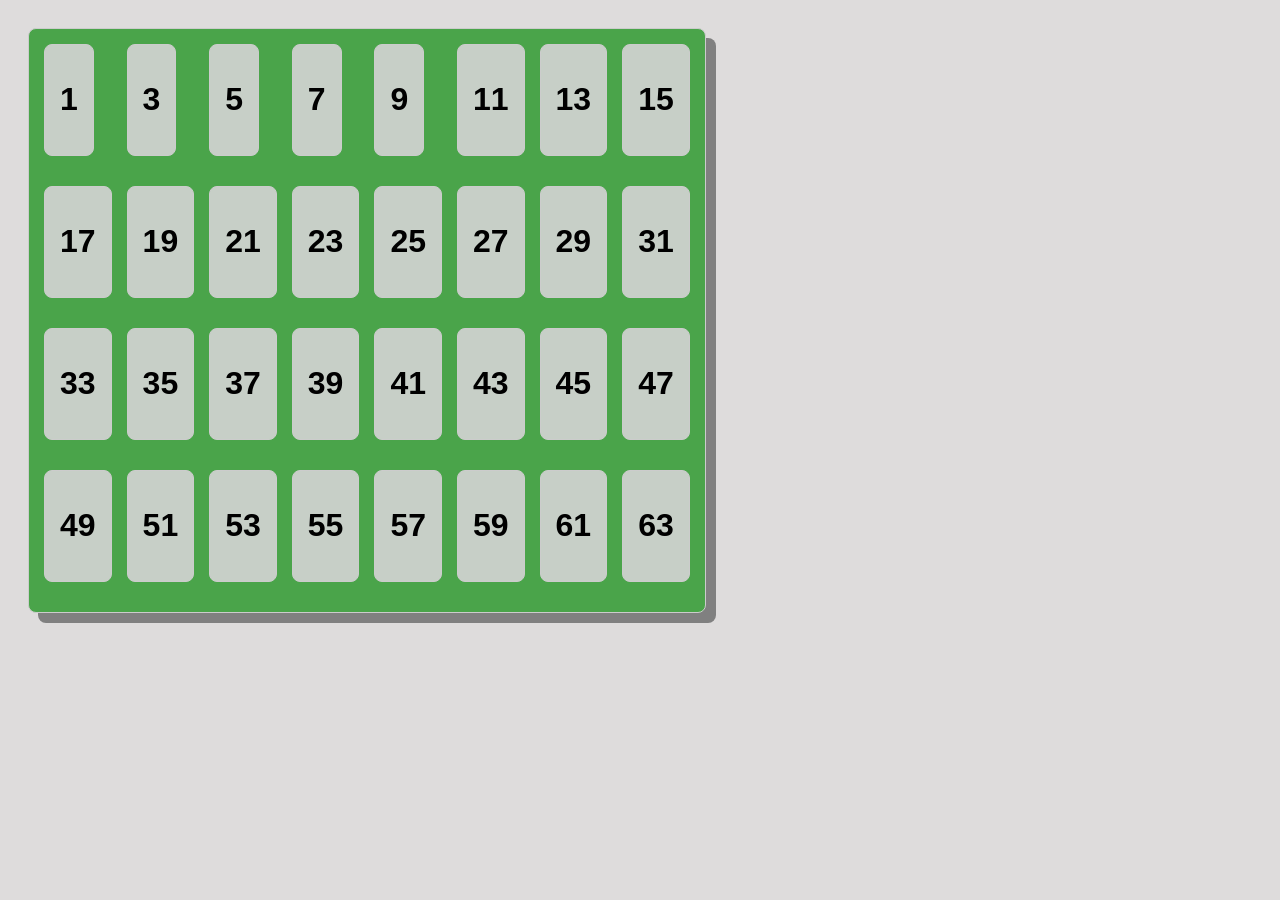
<file: index.html>
<html lang="en">
<head>
    <meta charset="UTF-8">
    <meta name="viewport" content="width=device-width, initial-scale=1.0">
    <link rel="stylesheet" href="index.css">
    <title>Document</title>
</head>
<body>
    <div class="card">
        <div class="num"><h1>1</h1></div>
        <div class="num"><h1>3</h1></div>
        <div class="num"><h1>5</h1></div>
        <div class="num"><h1>7</h1></div>
        <div class="num"><h1>9</h1></div> 
        <div class="num"><h1>11</h1></div> 
        <div class="num"><h1>13</h1></div> 
        <div class="num"><h1>15</h1></div> 
        <div class="num"><h1>17</h1></div> 
        <div class="num"><h1>19</h1></div> 
        <div class="num"><h1>21</h1></div> 
        <div class="num"><h1>23</h1></div>
        <div class="num"><h1>25</h1></div> 
        <div class="num"><h1>27</h1></div> 
        <div class="num"><h1>29</h1></div> 
        <div class="num"><h1>31</h1></div> 
        <div class="num"><h1>33</h1></div> 
        <div class="num"><h1>35</h1></div> 
        <div class="num"><h1>37</h1></div> 
        <div class="num"><h1>39</h1></div> 
        <div class="num"><h1>41</h1></div> 
        <div class="num"><h1>43</h1></div> 
        <div class="num"><h1>45</h1></div> 
        <div class="num"><h1>47</h1></div> 
        <div class="num"><h1>49</h1></div> 
        <div class="num"><h1>51</h1></div> 
        <div class="num"><h1>53</h1></div> 
        <div class="num"><h1>55</h1></div> 
        <div class="num"><h1>57</h1></div> 
        <div class="num"><h1>59</h1></div> 
        <div class="num"><h1>61</h1></div> 
        <div class="num"><h1>63</h1></div> 
    </div>
</body>
</html>
</file>
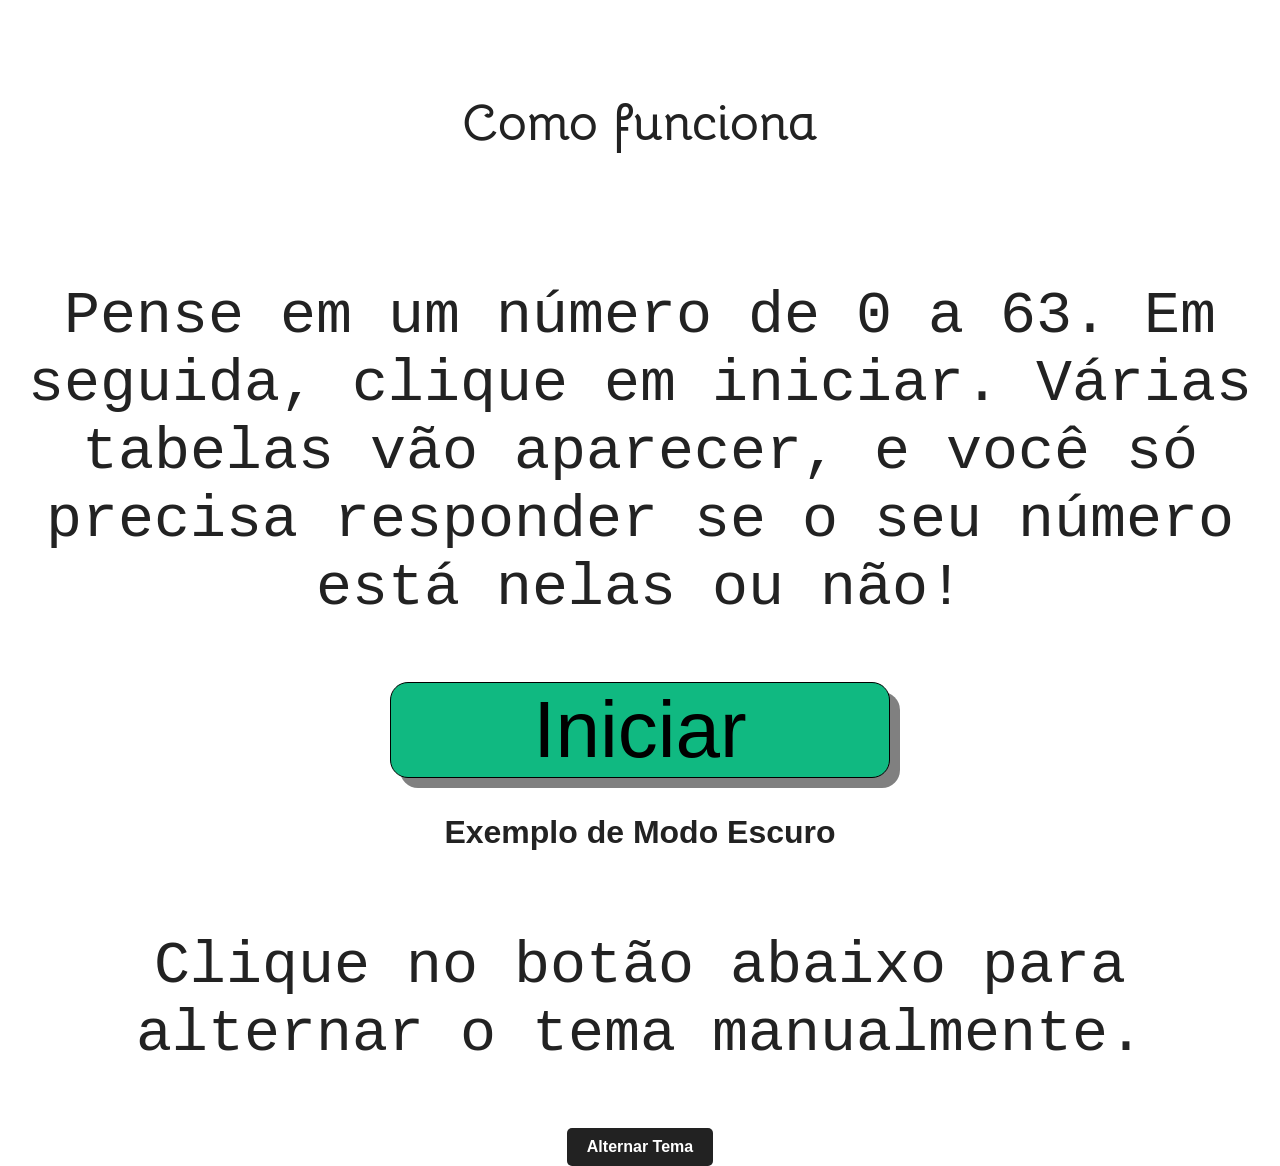
<file: menu.html>
<html lang="en">
<head>
    <meta charset="UTF-8">
    <meta name="viewport" content="width=device-width, initial-scale=1.0">
    <title>menu</title>
    <link rel="stylesheet" href="index.css">
<link href="https://fonts.googleapis.com/css2?family=Bellota&family=Alice&display=swap" rel="stylesheet">
<style>
    /* 1. Definição de Variáveis de Cores */
    :root {
      --bg-principal: #ffffff;
      --texto-principal: #222222;
      --bg-botao: #222222;
      --texto-botao: #ffffff;
    }

    /* Cores aplicadas quando o body tiver a classe .dark */
    body.dark {
      --bg-principal: #121212;
      --texto-principal: #f0f0f0;
      --bg-botao: #ffffff;
      --texto-botao: #222222;
    }

    /* 2. Estilização da Página */
    body {
      background-color: var(--bg-principal);
      color: var(--texto-principal);
      font-family: sans-serif;
      display: flex;
      flex-direction: column;
      align-items: center;
      justify-content: center;
      height: 100vh;
      margin: 0;
      /* Transição suave ao mudar de cor */
      transition: background-color 0.3s ease, color 0.3s ease; 
    }

    /* Estilo do Botão */
    #botao-tema {
      padding: 10px 20px;
      font-size: 16px;
      cursor: pointer;
      border: none;
      border-radius: 5px;
      background-color: var(--bg-botao);
      color: var(--texto-botao);
      font-weight: bold;
      transition: background-color 0.3s ease, color 0.3s ease;
    }
  </style>
</head>
<body>
    <h3>Jogo do adivinha</h3>
    <h4>Como funciona</h4>
    <P>Pense em um número de 0 a 63.
        Em seguida, clique em iniciar. Várias tabelas vão aparecer, e você só precisa responder se o seu número está nelas ou não!</P>
    <div class="resultado">
        <button class="voltar" onclick="localStorage.setItem('valor',0);window.location.href='tabela1.html'">Iniciar</button>
    </div>
    
  <h1>Exemplo de Modo Escuro</h1>
  <p>Clique no botão abaixo para alternar o tema manualmente.</p>
  
  <!-- O Botão -->
  <button id="botao-tema">Alternar Tema</button>

  <script>
    // 3. Lógica do JavaScript
    const botao = document.getElementById('botao-tema');

    // Verifica se o usuário já visitou o site antes e tinha escolhido o modo escuro
    if (localStorage.getItem('tema-salvo') === 'escuro') {
      document.body.classList.add('dark');
    }

    // Escuta o clique do botão
    botao.addEventListener('click', () => {
      // Adiciona a classe se não existir, ou remove se já existir
      document.body.classList.toggle('dark');
      
      // Salva a escolha atual no navegador para lembrar na próxima visita
      if (document.body.classList.contains('dark')) {
        localStorage.setItem('tema-salvo', 'escuro');
      } else {
        localStorage.setItem('tema-salvo', 'claro');
      }
    });
  </script>

</body>
</html>
</file>
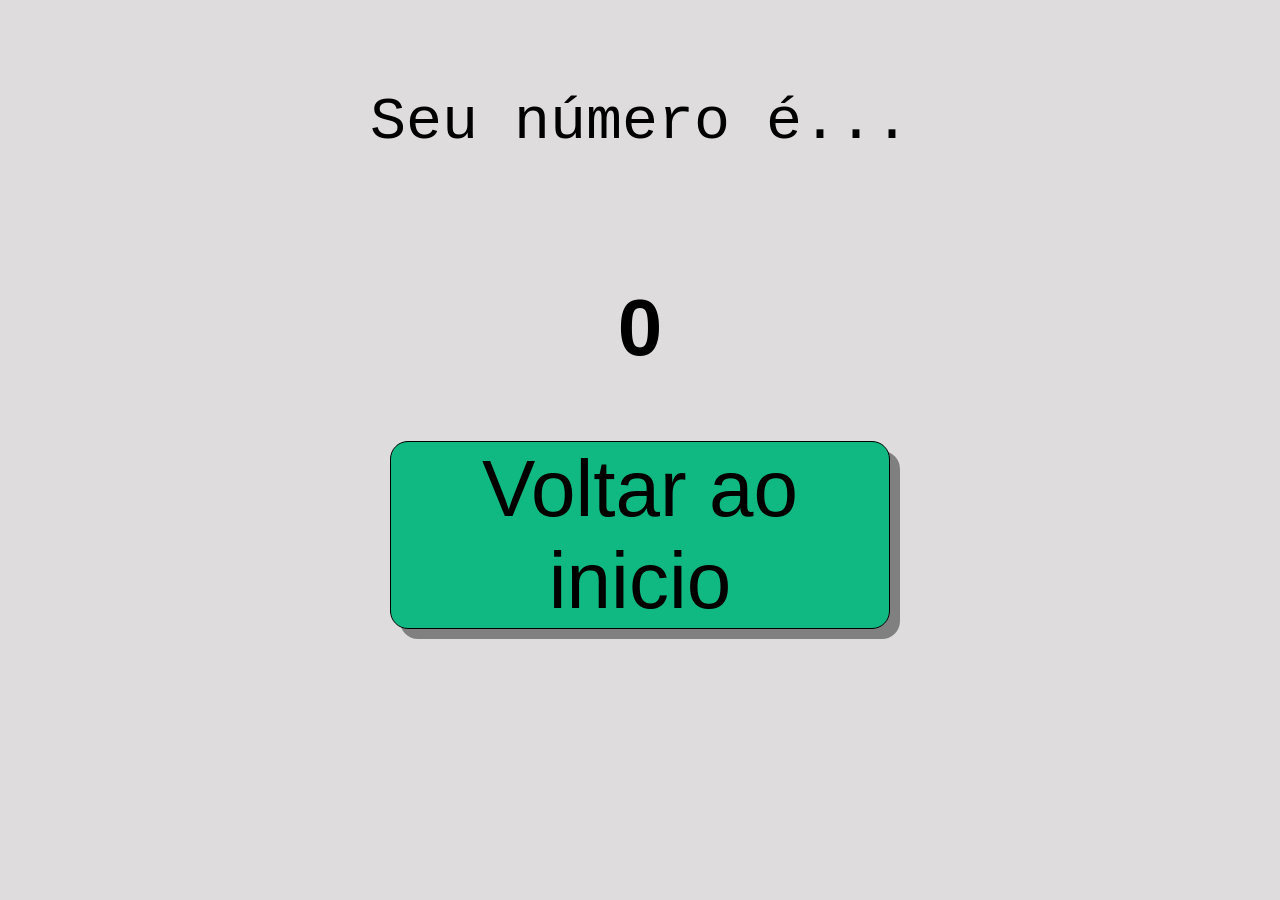
<file: resultado.html>
<html lang="en">
<head>
    <meta charset="UTF-8">
    <meta name="viewport" content="width=device-width, initial-scale=1.0">
    <title>resultado</title>
    <link rel="stylesheet" href="index.css">
</head>
<body>
    <div class="resultado">
        <p>Seu número é...</p>
        <h2 id="numero"></h2>
    </div>

    <script>
        window.onload = function () {
            let valor = localStorage.getItem("valor") || 0;
            document.getElementById("numero").innerText = valor;
        };
    </script>
    <div class="resultado">
        <button class="voltar" onclick="localStorage.setItem('valor',0);window.location.href='menu.html'">Voltar ao inicio</button>
    </div>
</body>
</html>
</file>
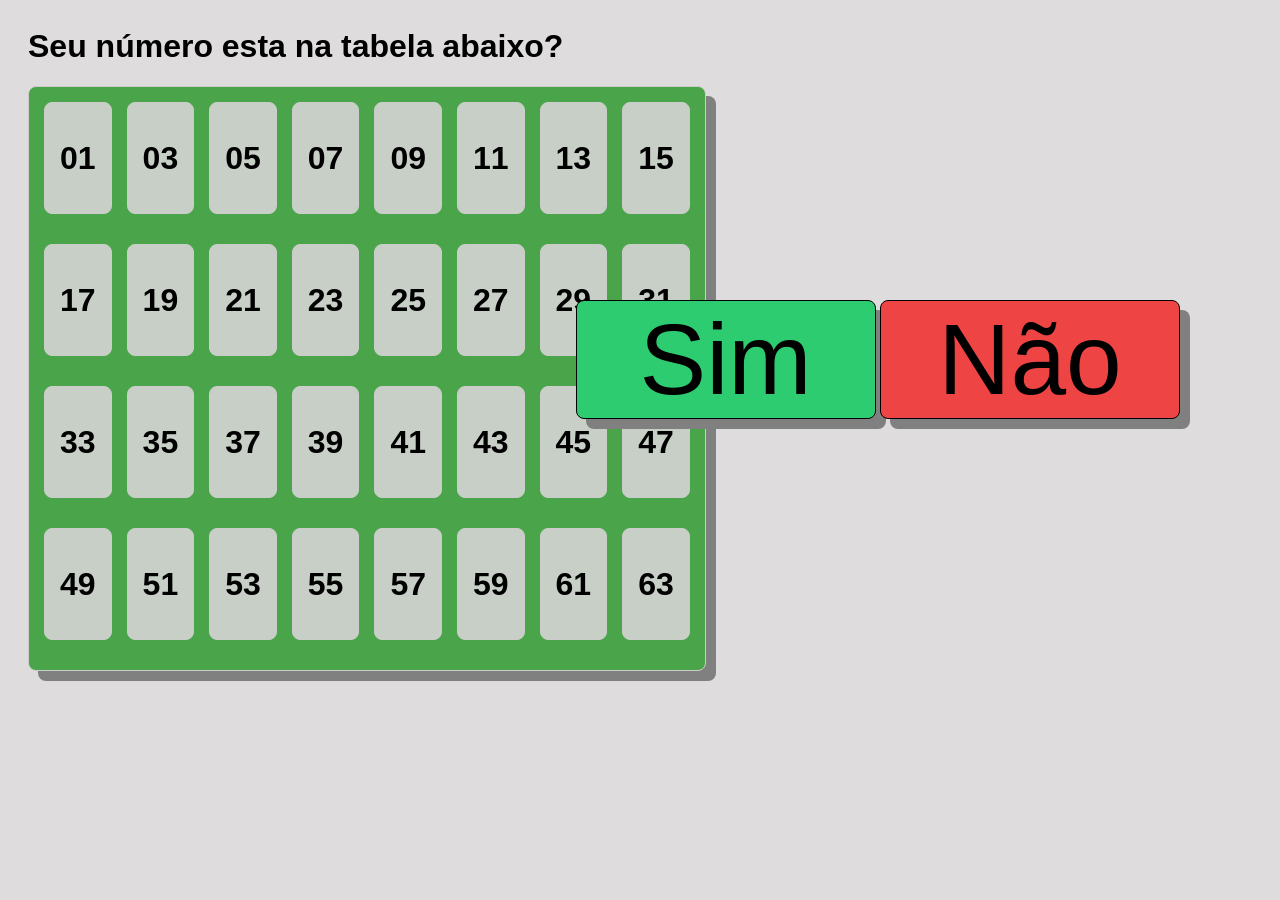
<file: tabela1.html>
<html lang="en">
<head>
    <meta charset="UTF-8">
    <meta name="viewport" content="width=device-width, initial-scale=1.0">
    <link rel="stylesheet" href="index.css">
    <title>tabela1</title>
</head>
    <script src="java.js">
localStorage.setItem("valor", 0);

    </script>
<body>
    <h1>Seu número esta na tabela abaixo?</h1>
    <div class="card">
        <div class="num"><h1>01</h1></div>
        <div class="num"><h1>03</h1></div>
        <div class="num"><h1>05</h1></div>
        <div class="num"><h1>07</h1></div>
        <div class="num"><h1>09</h1></div> 
        <div class="num"><h1>11</h1></div> 
        <div class="num"><h1>13</h1></div> 
        <div class="num"><h1>15</h1></div> 
        <div class="num"><h1>17</h1></div> 
        <div class="num"><h1>19</h1></div> 
        <div class="num"><h1>21</h1></div> 
        <div class="num"><h1>23</h1></div>
        <div class="num"><h1>25</h1></div> 
        <div class="num"><h1>27</h1></div> 
        <div class="num"><h1>29</h1></div> 
        <div class="num"><h1>31</h1></div> 
        <div class="num"><h1>33</h1></div> 
        <div class="num"><h1>35</h1></div> 
        <div class="num"><h1>37</h1></div> 
        <div class="num"><h1>39</h1></div> 
        <div class="num"><h1>41</h1></div> 
        <div class="num"><h1>43</h1></div> 
        <div class="num"><h1>45</h1></div> 
        <div class="num"><h1>47</h1></div> 
        <div class="num"><h1>49</h1></div> 
        <div class="num"><h1>51</h1></div> 
        <div class="num"><h1>53</h1></div> 
        <div class="num"><h1>55</h1></div> 
        <div class="num"><h1>57</h1></div> 
        <div class="num"><h1>59</h1></div> 
        <div class="num"><h1>61</h1></div> 
        <div class="num"><h1>63</h1></div> 
    </div>
    <div class="botao">
        <button class="sim" onclick="adicionar(1); window.location.href='tabela2.html'">Sim</button>
        <button class="nao" onclick="window.location.href='tabela2.html'">Não</button>
    </div>
</body>
</html>
</file>
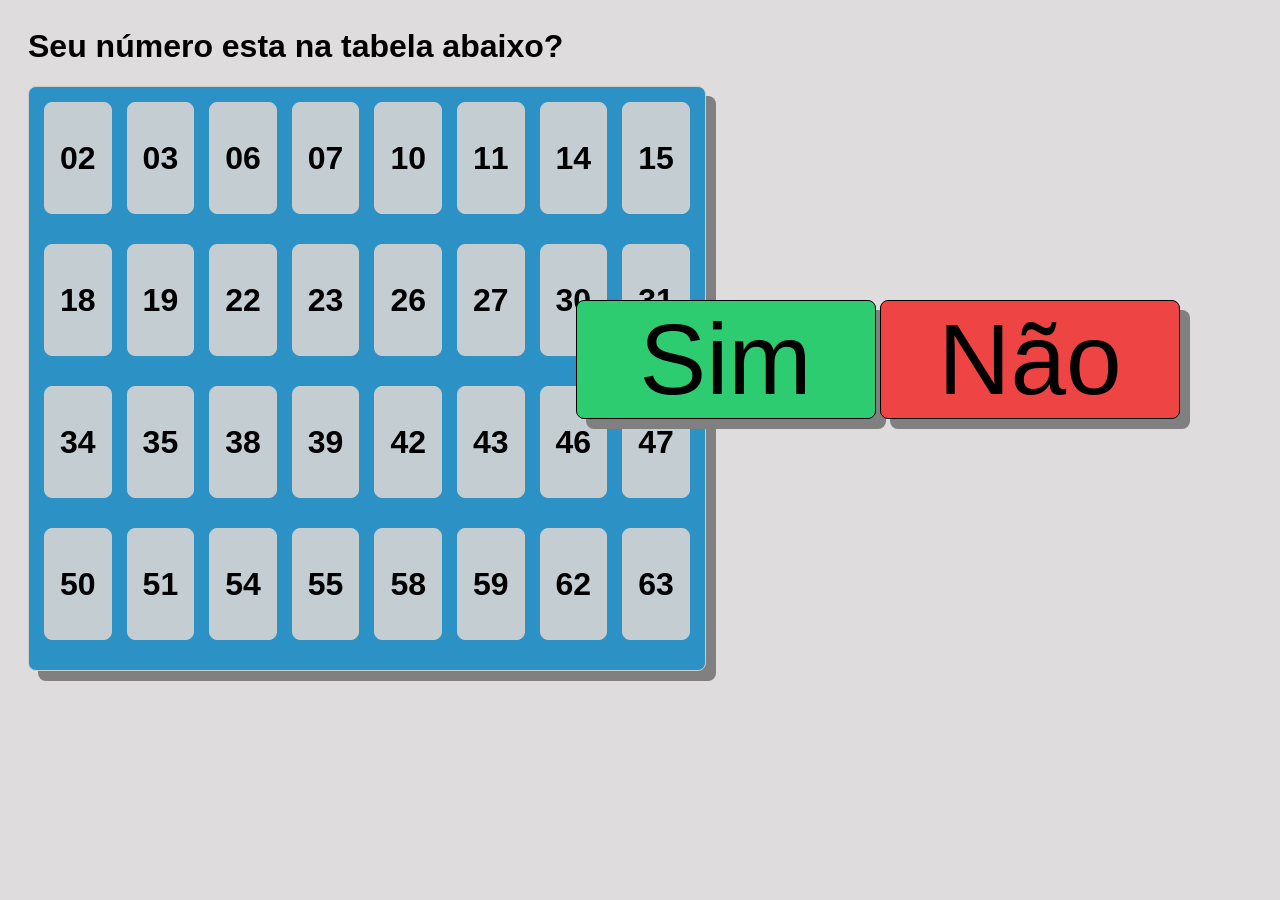
<file: tabela2.html>
<html lang="en">
<head>
    <meta charset="UTF-8">
    <meta name="viewport" content="width=device-width, initial-scale=1.0">
    <link rel="stylesheet" href="index.css">
    <title>tabela2</title>
</head>
    <script src="java.js"></script>
<body>
    <h1>Seu número esta na tabela abaixo?</h1>
    <div class="card2">
        <div class="num"><h1>02</h1></div>
        <div class="num"><h1>03</h1></div>
        <div class="num"><h1>06</h1></div>
        <div class="num"><h1>07</h1></div>
        <div class="num"><h1>10</h1></div> 
        <div class="num"><h1>11</h1></div> 
        <div class="num"><h1>14</h1></div> 
        <div class="num"><h1>15</h1></div> 
        <div class="num"><h1>18</h1></div> 
        <div class="num"><h1>19</h1></div> 
        <div class="num"><h1>22</h1></div> 
        <div class="num"><h1>23</h1></div>
        <div class="num"><h1>26</h1></div> 
        <div class="num"><h1>27</h1></div> 
        <div class="num"><h1>30</h1></div> 
        <div class="num"><h1>31</h1></div> 
        <div class="num"><h1>34</h1></div> 
        <div class="num"><h1>35</h1></div> 
        <div class="num"><h1>38</h1></div> 
        <div class="num"><h1>39</h1></div> 
        <div class="num"><h1>42</h1></div> 
        <div class="num"><h1>43</h1></div> 
        <div class="num"><h1>46</h1></div> 
        <div class="num"><h1>47</h1></div> 
        <div class="num"><h1>50</h1></div> 
        <div class="num"><h1>51</h1></div> 
        <div class="num"><h1>54</h1></div> 
        <div class="num"><h1>55</h1></div> 
        <div class="num"><h1>58</h1></div> 
        <div class="num"><h1>59</h1></div> 
        <div class="num"><h1>62</h1></div> 
        <div class="num"><h1>63</h1></div> 
    </div>
    <div class="botao">
        <button class="sim" onclick="adicionar(2); window.location.href='tabela3.html'">Sim</button>
        <button class="nao" onclick="window.location.href='tabela3.html'">Não</button>
    </div>

</body>
</html>
</file>
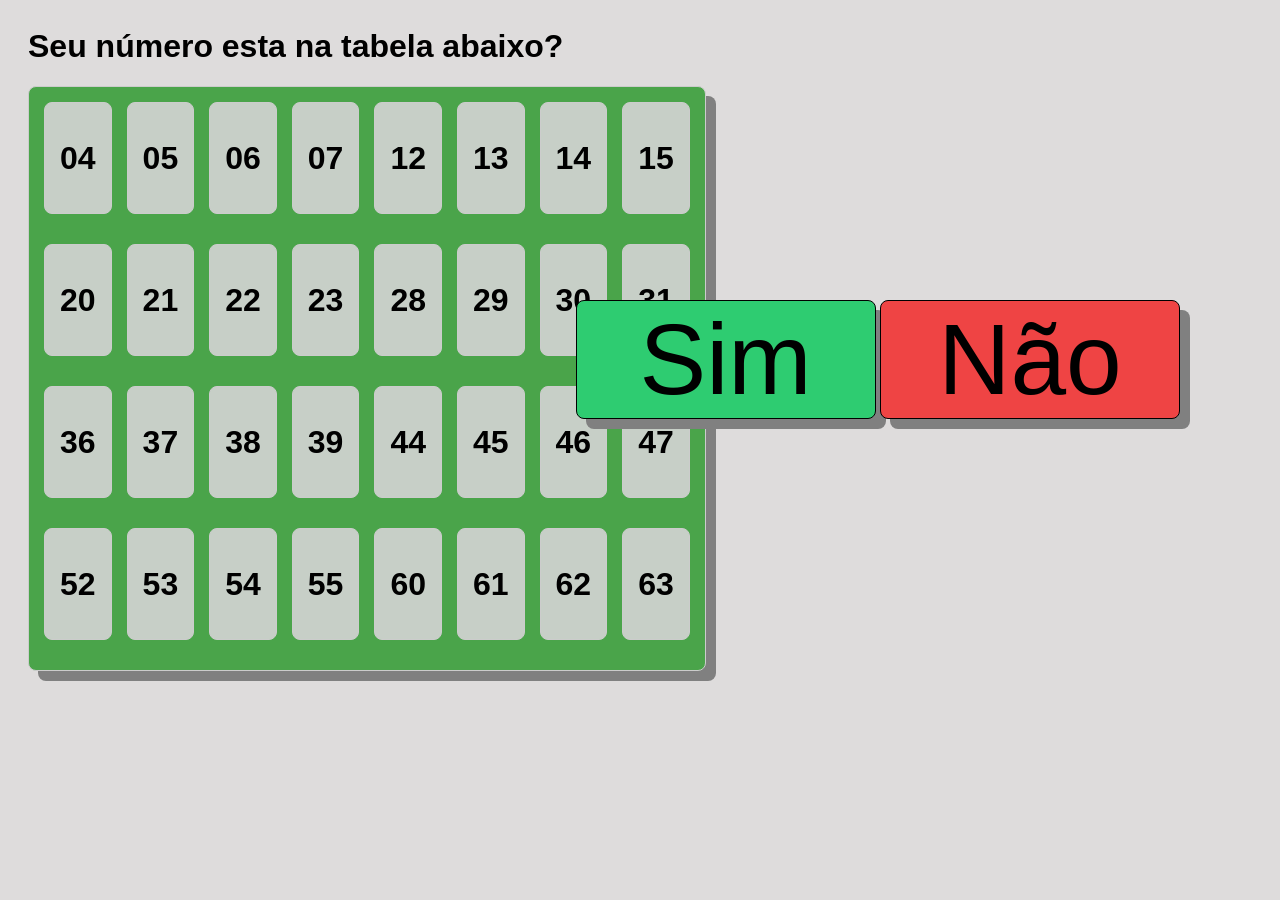
<file: tabela3.html>
<html lang="en">
<head>
    <meta charset="UTF-8">
    <meta name="viewport" content="width=device-width, initial-scale=1.0">
    <link rel="stylesheet" href="index.css">
    <title>tabela3</title>
</head>
    <script src="java.js"></script>
<body>
    <h1>Seu número esta na tabela abaixo?</h1>
    <div class="card">
        <div class="num"><h1>04</h1></div>
        <div class="num"><h1>05</h1></div>
        <div class="num"><h1>06</h1></div>
        <div class="num"><h1>07</h1></div>
        <div class="num"><h1>12</h1></div> 
        <div class="num"><h1>13</h1></div> 
        <div class="num"><h1>14</h1></div> 
        <div class="num"><h1>15</h1></div> 
        <div class="num"><h1>20</h1></div> 
        <div class="num"><h1>21</h1></div> 
        <div class="num"><h1>22</h1></div> 
        <div class="num"><h1>23</h1></div>
        <div class="num"><h1>28</h1></div> 
        <div class="num"><h1>29</h1></div> 
        <div class="num"><h1>30</h1></div> 
        <div class="num"><h1>31</h1></div> 
        <div class="num"><h1>36</h1></div> 
        <div class="num"><h1>37</h1></div> 
        <div class="num"><h1>38</h1></div> 
        <div class="num"><h1>39</h1></div> 
        <div class="num"><h1>44</h1></div> 
        <div class="num"><h1>45</h1></div> 
        <div class="num"><h1>46</h1></div> 
        <div class="num"><h1>47</h1></div> 
        <div class="num"><h1>52</h1></div> 
        <div class="num"><h1>53</h1></div> 
        <div class="num"><h1>54</h1></div> 
        <div class="num"><h1>55</h1></div> 
        <div class="num"><h1>60</h1></div> 
        <div class="num"><h1>61 </h1></div> 
        <div class="num"><h1>62</h1></div> 
        <div class="num"><h1>63</h1></div> 
    </div>
    <div class="botao">
        <button class="sim" onclick="adicionar(4); window.location.href='tabela4.html'">Sim</button>
        <button class="nao" onclick="window.location.href='tabela4.html'">Não</button>
    </div>

</body>
</html>
</file>
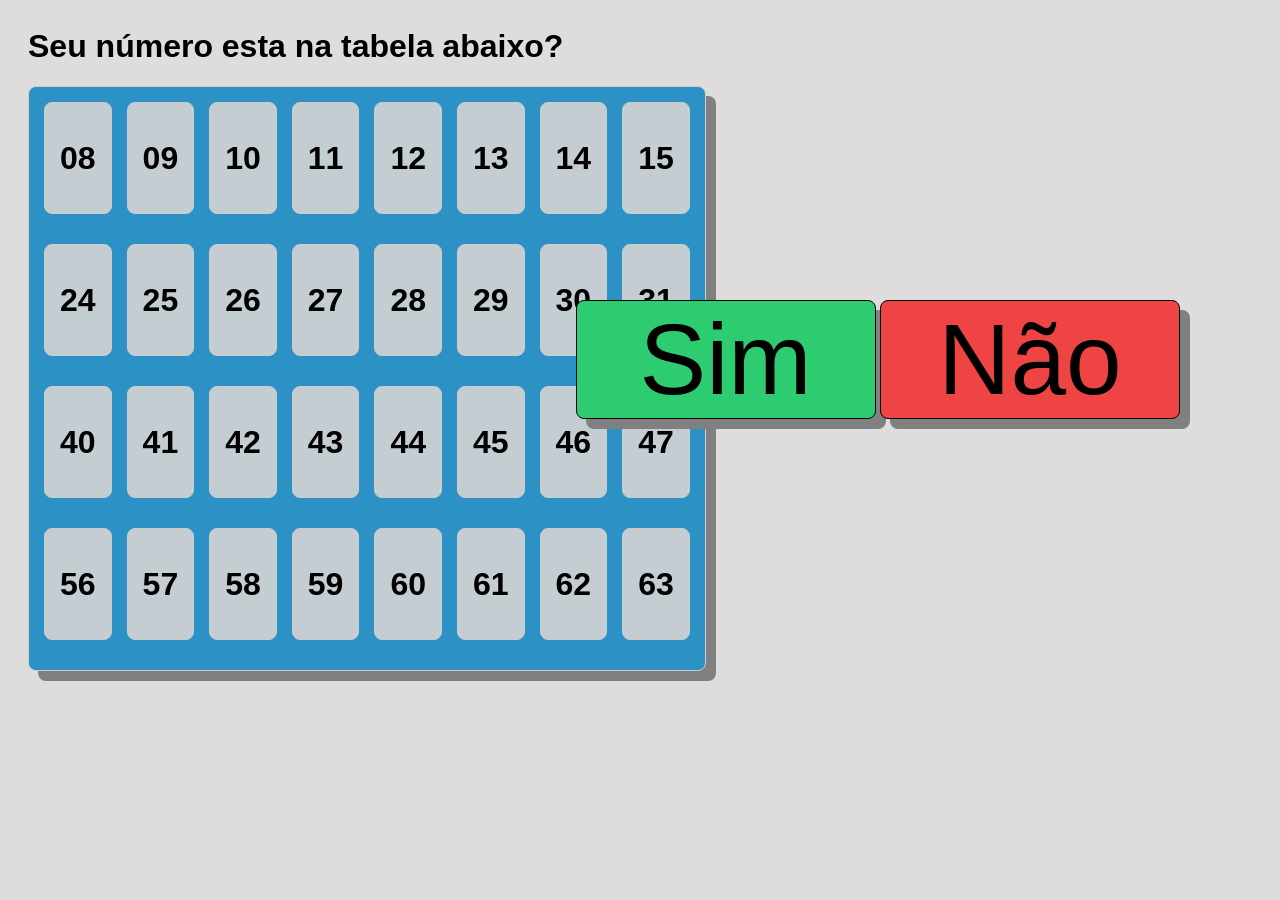
<file: tabela4.html>
<html lang="en">
<head>
    <meta charset="UTF-8">
    <meta name="viewport" content="width=device-width, initial-scale=1.0">
    <link rel="stylesheet" href="index.css">
    <title>tabela4</title>
</head>
    <script src="java.js"></script>
<body>
    <h1>Seu número esta na tabela abaixo?</h1>
    <div class="card2">
        <div class="num"><h1>08</h1></div>
        <div class="num"><h1>09</h1></div>
        <div class="num"><h1>10</h1></div>
        <div class="num"><h1>11</h1></div>
        <div class="num"><h1>12</h1></div> 
        <div class="num"><h1>13</h1></div> 
        <div class="num"><h1>14</h1></div> 
        <div class="num"><h1>15</h1></div> 
        <div class="num"><h1>24</h1></div> 
        <div class="num"><h1>25</h1></div> 
        <div class="num"><h1>26</h1></div> 
        <div class="num"><h1>27</h1></div>
        <div class="num"><h1>28</h1></div> 
        <div class="num"><h1>29</h1></div> 
        <div class="num"><h1>30</h1></div> 
        <div class="num"><h1>31</h1></div> 
        <div class="num"><h1>40</h1></div> 
        <div class="num"><h1>41</h1></div> 
        <div class="num"><h1>42</h1></div> 
        <div class="num"><h1>43</h1></div> 
        <div class="num"><h1>44</h1></div> 
        <div class="num"><h1>45</h1></div> 
        <div class="num"><h1>46</h1></div> 
        <div class="num"><h1>47</h1></div> 
        <div class="num"><h1>56</h1></div> 
        <div class="num"><h1>57</h1></div> 
        <div class="num"><h1>58</h1></div> 
        <div class="num"><h1>59</h1></div> 
        <div class="num"><h1>60</h1></div> 
        <div class="num"><h1>61</h1></div> 
        <div class="num"><h1>62</h1></div> 
        <div class="num"><h1>63</h1></div> 
    </div>
    <div class="botao">
        <button class="sim" onclick="adicionar(8); window.location.href='tabela5.html'">Sim</button>
        <button class="nao" onclick="window.location.href='tabela5.html'">Não</button>
    </div>

</body>
</html>
</file>
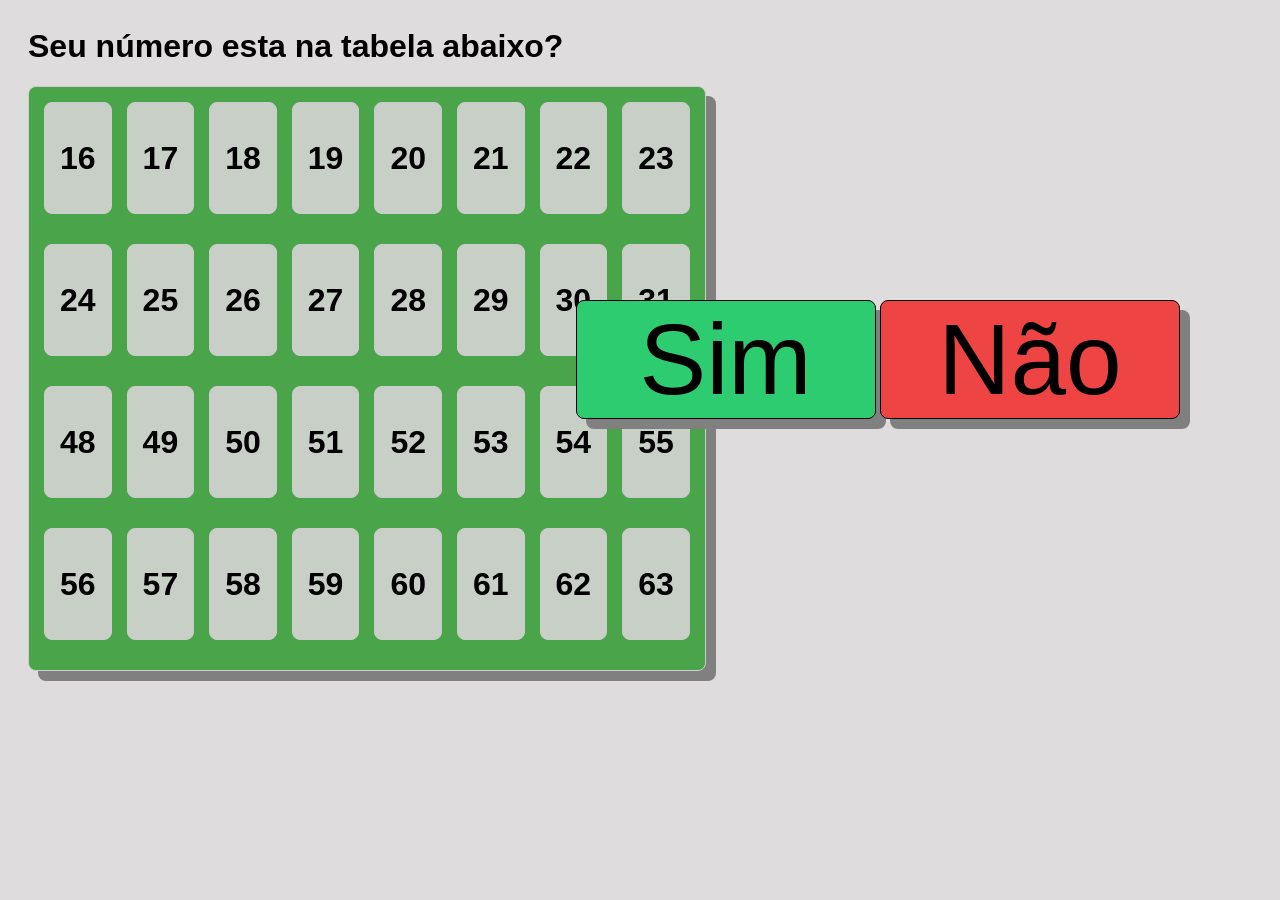
<file: tabela5.html>
<html lang="en">
<head>
    <meta charset="UTF-8">
    <meta name="viewport" content="width=device-width, initial-scale=1.0">
    <link rel="stylesheet" href="index.css">
    <title>tabela5</title>
</head>
    <script src="java.js"></script>
<body>
    <h1>Seu número esta na tabela abaixo?</h1>
    <div class="card">
        <div class="num"><h1>16</h1></div>
        <div class="num"><h1>17</h1></div>
        <div class="num"><h1>18</h1></div>
        <div class="num"><h1>19</h1></div>
        <div class="num"><h1>20</h1></div> 
        <div class="num"><h1>21</h1></div> 
        <div class="num"><h1>22</h1></div> 
        <div class="num"><h1>23</h1></div> 
        <div class="num"><h1>24</h1></div> 
        <div class="num"><h1>25</h1></div> 
        <div class="num"><h1>26</h1></div> 
        <div class="num"><h1>27</h1></div>
        <div class="num"><h1>28</h1></div> 
        <div class="num"><h1>29</h1></div> 
        <div class="num"><h1>30</h1></div> 
        <div class="num"><h1>31</h1></div> 
        <div class="num"><h1>48</h1></div> 
        <div class="num"><h1>49</h1></div> 
        <div class="num"><h1>50</h1></div> 
        <div class="num"><h1>51</h1></div> 
        <div class="num"><h1>52</h1></div> 
        <div class="num"><h1>53</h1></div> 
        <div class="num"><h1>54</h1></div> 
        <div class="num"><h1>55</h1></div> 
        <div class="num"><h1>56</h1></div> 
        <div class="num"><h1>57</h1></div> 
        <div class="num"><h1>58</h1></div> 
        <div class="num"><h1>59</h1></div> 
        <div class="num"><h1>60</h1></div> 
        <div class="num"><h1>61</h1></div> 
        <div class="num"><h1>62</h1></div> 
        <div class="num"><h1>63</h1></div> 
    </div>
    <div class="botao">
        <button class="sim" onclick="adicionar(16); window.location.href='tabela6.html'">Sim</button>
        <button class="nao" onclick="window.location.href='tabela6.html'">Não</button>
    </div>

</body>
</html>
</file>
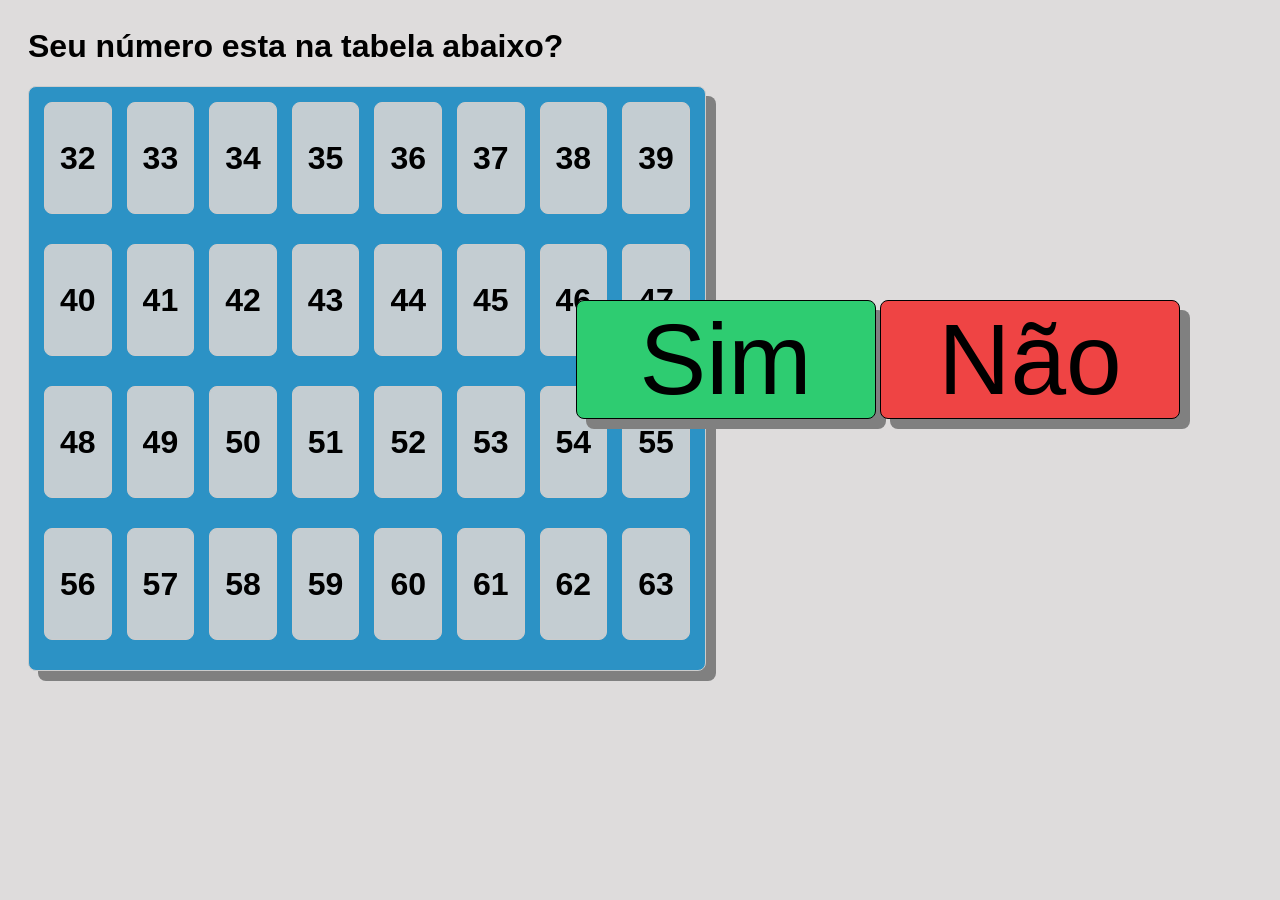
<file: tabela6.html>
<html lang="en">
<head>
    <meta charset="UTF-8">
    <meta name="viewport" content="width=device-width, initial-scale=1.0">
    <link rel="stylesheet" href="index.css">
    <title>tabela6</title>
</head>
    <script src="java.js"></script>
<body>
    <h1>Seu número esta na tabela abaixo?</h1>
    <div class="card2">
        <div class="num"><h1>32</h1></div>
        <div class="num"><h1>33</h1></div>
        <div class="num"><h1>34</h1></div>
        <div class="num"><h1>35</h1></div>
        <div class="num"><h1>36</h1></div> 
        <div class="num"><h1>37</h1></div> 
        <div class="num"><h1>38</h1></div> 
        <div class="num"><h1>39</h1></div> 
        <div class="num"><h1>40</h1></div> 
        <div class="num"><h1>41</h1></div> 
        <div class="num"><h1>42</h1></div> 
        <div class="num"><h1>43</h1></div>
        <div class="num"><h1>44</h1></div> 
        <div class="num"><h1>45</h1></div> 
        <div class="num"><h1>46</h1></div> 
        <div class="num"><h1>47</h1></div> 
        <div class="num"><h1>48</h1></div> 
        <div class="num"><h1>49</h1></div> 
        <div class="num"><h1>50</h1></div> 
        <div class="num"><h1>51</h1></div> 
        <div class="num"><h1>52</h1></div> 
        <div class="num"><h1>53</h1></div> 
        <div class="num"><h1>54</h1></div> 
        <div class="num"><h1>55</h1></div> 
        <div class="num"><h1>56</h1></div> 
        <div class="num"><h1>57</h1></div> 
        <div class="num"><h1>58</h1></div> 
        <div class="num"><h1>59</h1></div> 
        <div class="num"><h1>60</h1></div> 
        <div class="num"><h1>61</h1></div> 
        <div class="num"><h1>62</h1></div> 
        <div class="num"><h1>63</h1></div> 
    </div>
    <div class="botao">
        <button class="sim" onclick="adicionar(32); window.location.href='resultado.html'">Sim</button>
        <button class="nao" onclick="window.location.href='resultado.html'">Não</button>
    </div>

</body>
</html>
</file>
<file: index.css>
body {
    font-family: Arial, Helvetica, sans-serif;
    padding: 20px;
    background-color: #dedcdc;
}
.botao{
    position: absolute;
    right: 100px;
    top: 300px;
}
.sim{
    border: 1px solid #000000;
    width: 300PX;
    margin-bottom: 15px;
    border-radius: 8px;
    max-width: 100%;
    cursor: pointer;
    background-color:#2ECC71;
    text-align: center;
    font-size: 100PX;
    box-shadow: 10px 10px 0 gray;   
}
.nao{
    border: 1px solid #000000;
    width: 300PX;
    margin-bottom: 15px;
    border-radius: 8px;
    max-width: 100%;
    cursor: pointer;
    background-color: #EF4444;
    text-align: center;
    font-size: 100PX;
    box-shadow: 10px 10px 0 gray;
}
.num{
    border: 1px solid #ccc;
    padding: 15px;
    margin-bottom: 15px;
    border-radius: 8px;
    width: fit-content;
    max-width: 100%;
    display: flex;
    flex-wrap: wrap;
    background-color: rgba(211, 211, 211, 0.911);
}

 .card {
    border: 1px solid #ccc;
    padding: 15px;
    border-radius: 8px;
    width: fit-content;
    background-color: rgb(74, 164, 74);
    display: grid;
    grid-template-columns: repeat(8, auto);
    gap: 15px;
    box-shadow: 10px 10px 0 gray;
}
.card2 {
    border: 1px solid #ccc;
    padding: 15px;
    border-radius: 8px;
    width: fit-content;
    background-color: rgb(44, 146, 197);
    display: grid;
    grid-template-columns: repeat(8, auto);
    gap: 15px;
    box-shadow: 10px 10px 0 gray;
}
.resultado{
    display: flex;
    justify-content: center;
    flex-direction: column;
    align-items: center;
}
.voltar{
    border: 1px solid #000000;
    width: 500PX;
    margin-bottom: 15px;
    border-radius: 18px;
    max-width: 100%;
    cursor: pointer;
    background-color: #10B981;
    text-align: center;
    font-size: 80PX;
    box-shadow: 10px 10px 0 gray;
}

h2{
    font-size: 80px;
}
h3{
    font-family: 'Alice', cursive;
    font-size: 80px;
    text-align: center;
}
p{
    font-family:'Courier New', monospace;
    font-size: 60px;
    text-align: center;
}
h4{
    font-family: 'Bellota', cursive;
    font-size: 50px;
    text-align: center;
}
</file>
